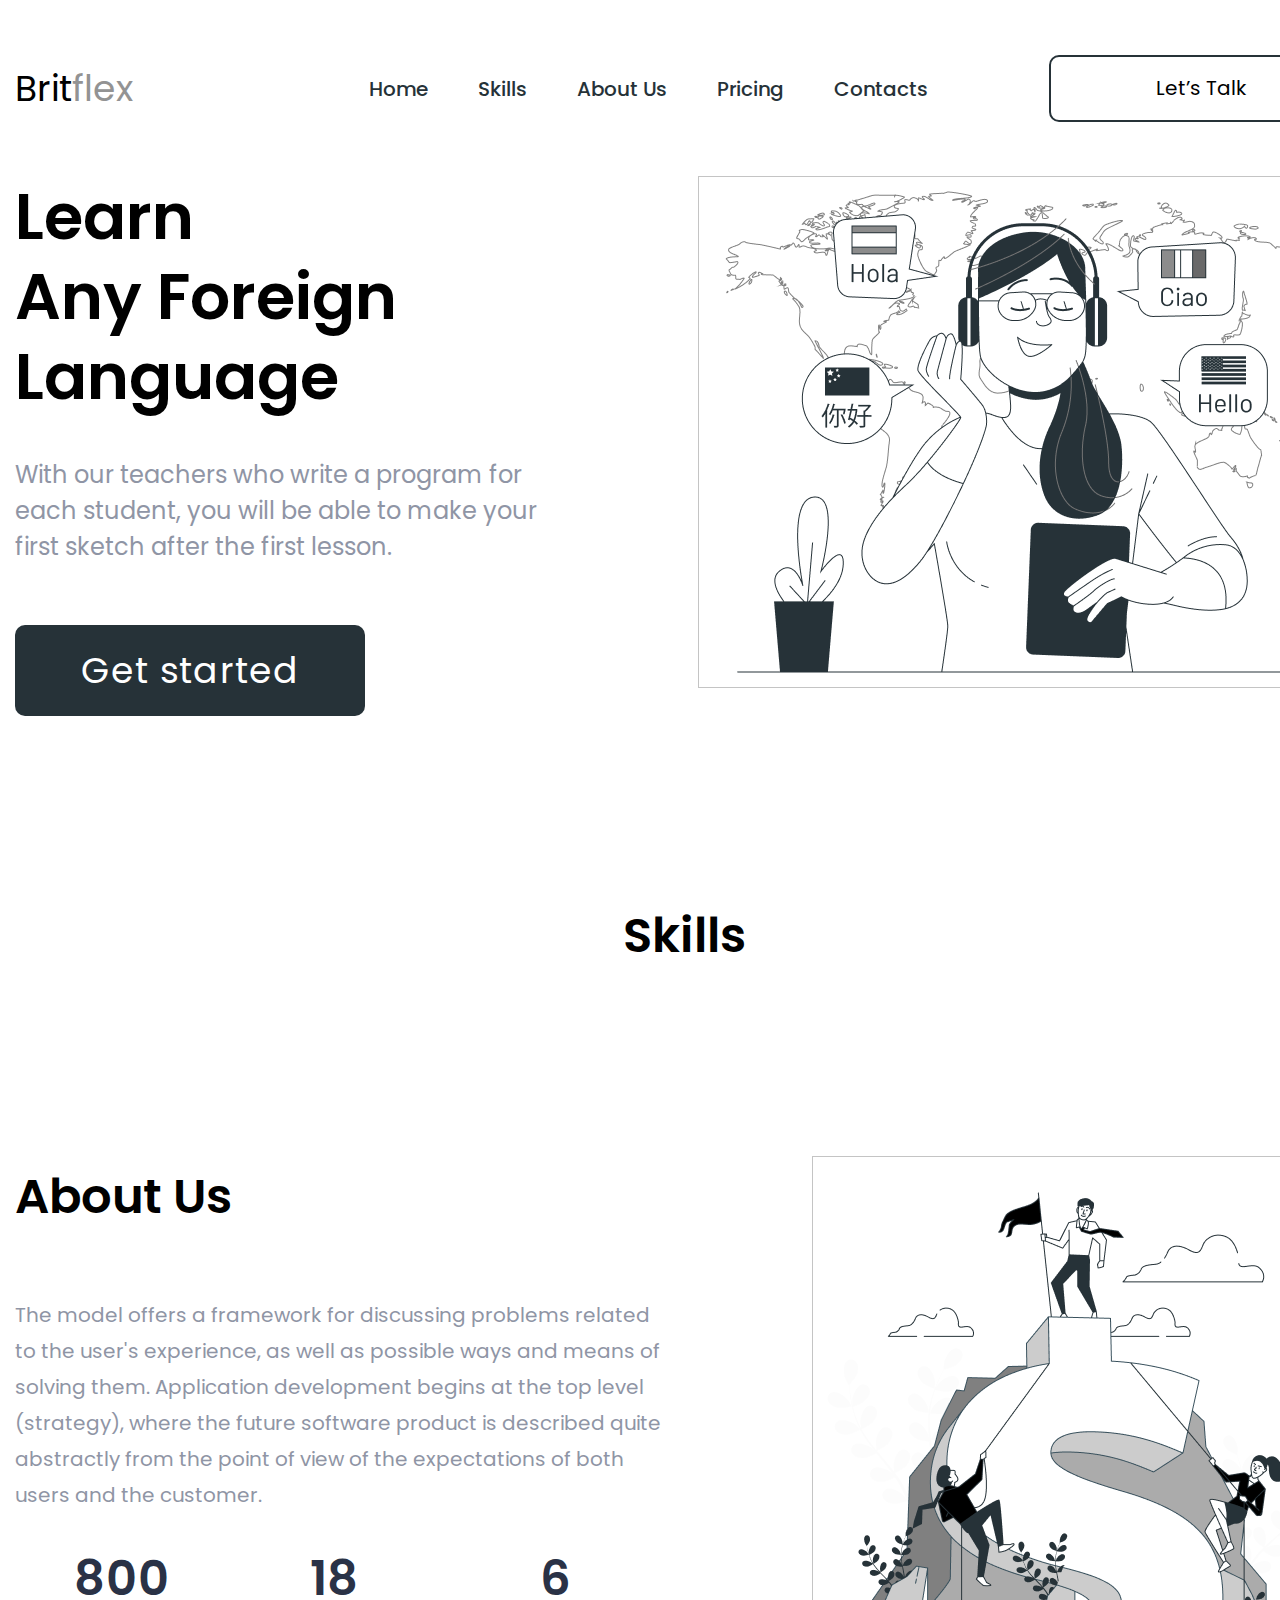
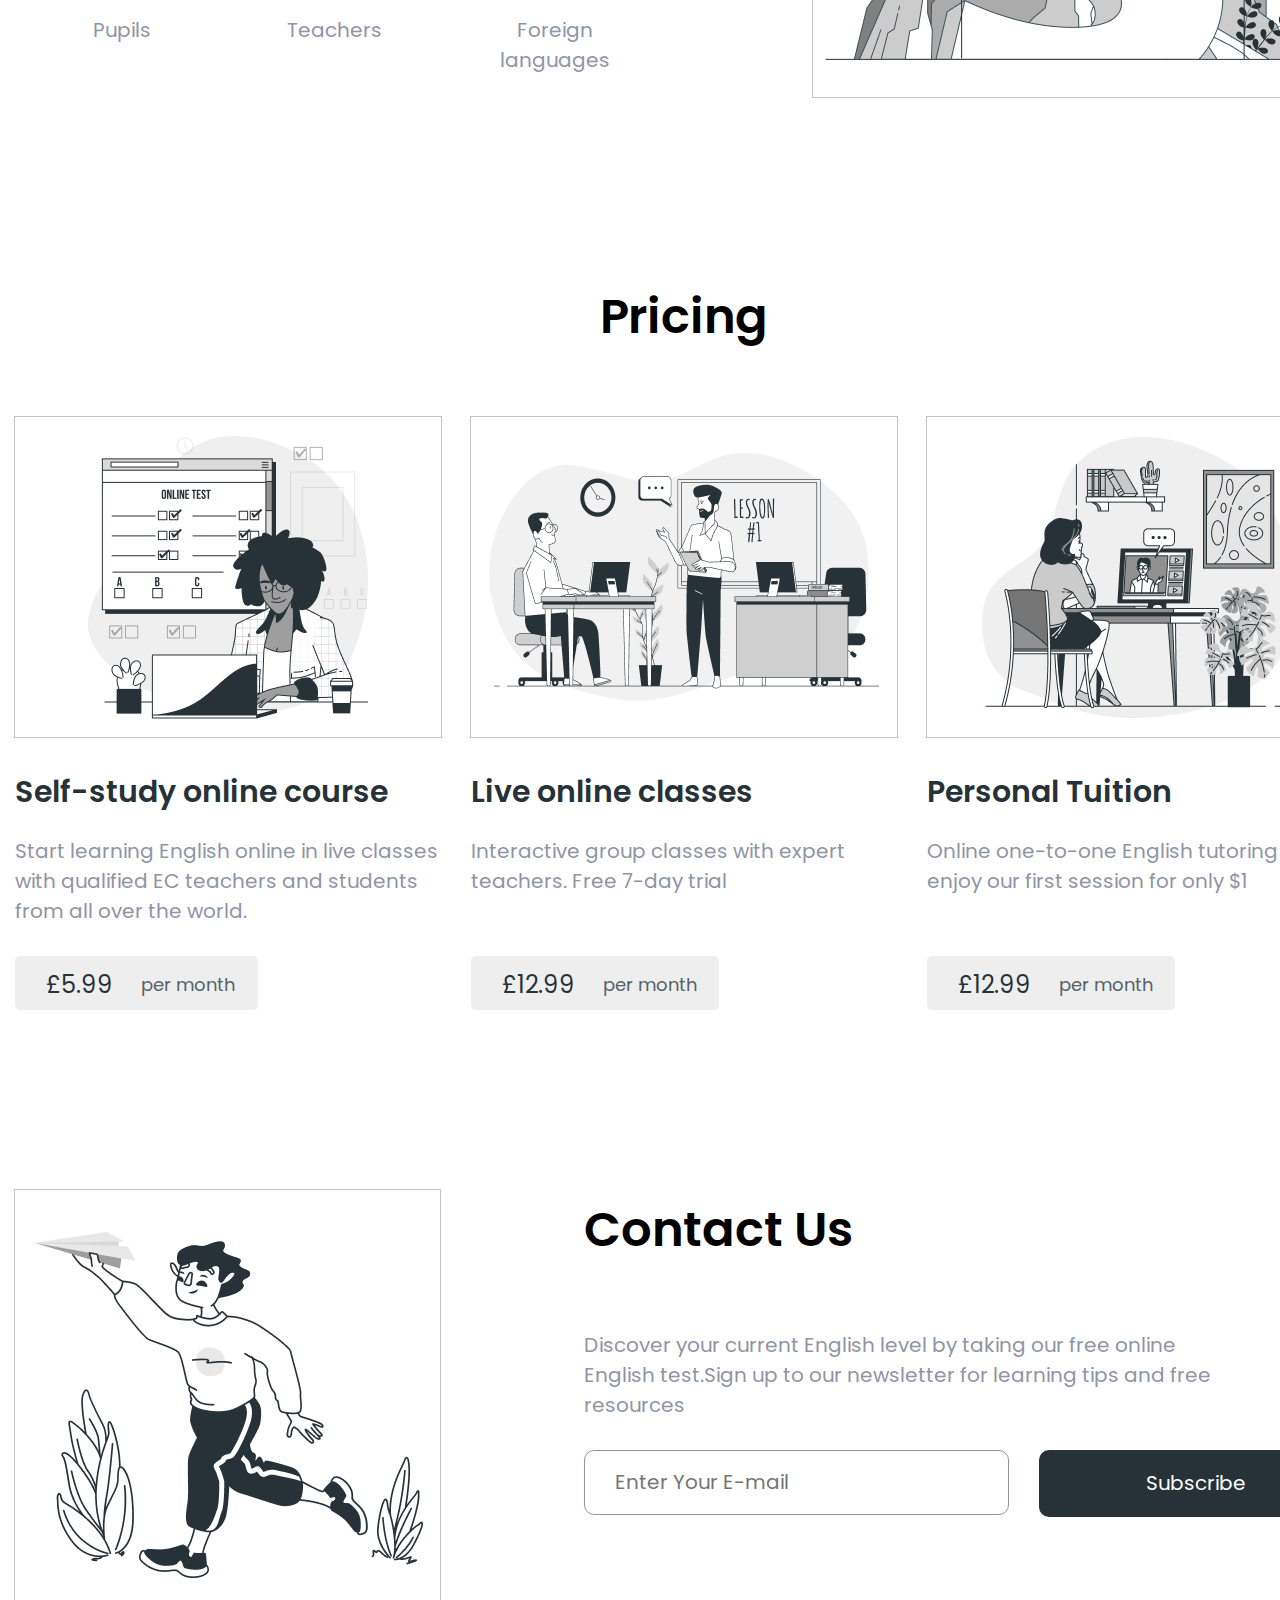
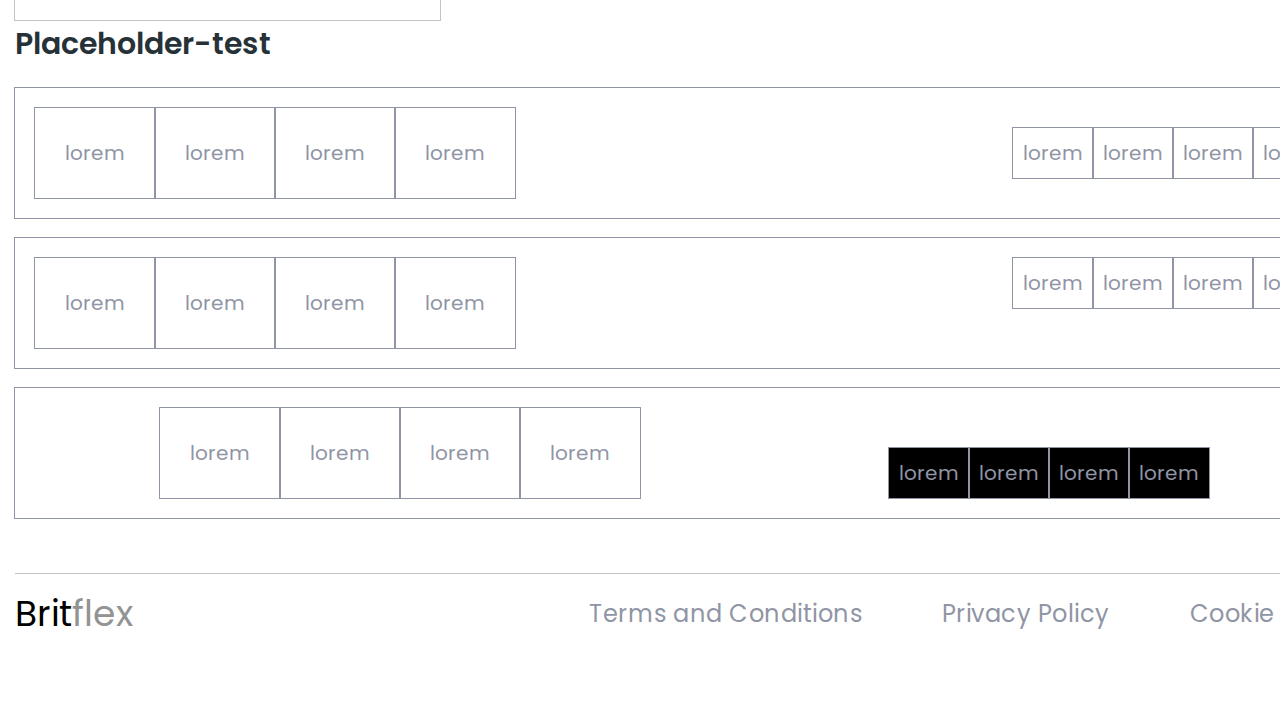
<file: index.html>
<!DOCTYPE html>
<html lang="en">
   <head>
      <meta charset="UTF-8" />
      <meta http-equiv="X-UA-Compatible" content="IE=edge" />
      <meta name="viewport" content="width=device-width, initial-scale=1.0" />
      <title>Britlex</title>

      <!-- Normalize -->
      <link
         rel="stylesheet"
         href="https://cdnjs.cloudflare.com/ajax/libs/modern-normalize/2.0.0/modern-normalize.min.css"
      />

      <link rel="preconnect" href="https://fonts.googleapis.com" />
      <link rel="preconnect" href="https://fonts.gstatic.com" crossorigin />
      <link
         href="https://fonts.googleapis.com/css2?family=Poppins:wght@400;500;600&family=Raleway:wght@700&family=Roboto:wght@400;500;700;900&display=swap"
         rel="stylesheet"
      />
      <!--  -->
      <link
         rel="stylesheet"
         href="https://cdnjs.cloudflare.com/ajax/libs/modern-normalize/1.1.0/modern-normalize.min.css"
         integrity="sha512-wpPYUAdjBVSE4KJnH1VR1HeZfpl1ub8YT/NKx4PuQ5NmX2tKuGu6U/JRp5y+Y8XG2tV+wKQpNHVUX03MfMFn9Q=="
         crossorigin="anonymous"
         referrerpolicy="no-referrer"
      />
      <!--  -->

      <link rel="stylesheet" href="./css/main.min.css" />
   </head>
   <body>
      <!-- header>a>span^ul>li*5>a^^button^^main+footer -->

      <!-- HEADER -->
      <header class="header section section--thin">
         <div class="container container--thin">
            <div class="header__box">
               <a class="logo link" href="./index.html"
                  >Brit<span class="logo__accent">flex</span>
               </a>
               <ul class="nav nav__list list">
                  <li class="nav__item">
                     <a class="nav__link link" href="#">Home</a>
                  </li>
                  <li class="nav__item">
                     <a class="nav__link link second" href="#skills">Skills</a>
                  </li>
                  <li class="nav__item">
                     <a class="nav__link link" href="#about-us">About Us</a>
                  </li>
                  <li class="nav__item">
                     <a class="nav__link link" href="#pricing">Pricing</a>
                  </li>
                  <li class="nav__item">
                     <a class="nav__link link" href="#contacts">Contacts</a>
                  </li>
               </ul>
               <button class="header__btn btn" type="button">Let’s Talk</button>
            </div>
         </div>
      </header>

      <!-- MAIN -->
      <main>
         <!-- HERO -->
         <section class="hero section">
            <div class="container hero-box">
               <div class="section__wrapper">
                  <div class="hero__descr section__item">
                     <h1 class="hero__title title">
                        Learn <br />
                        Any Foreign <br />
                        Language
                     </h1>
                     <p class="hero__txt">
                        With our teachers who write a program for each student,
                        you will be able to make your first sketch after the
                        first lesson.
                     </p>

                     <button class="hero__btn btn" type="button">
                        Get started
                     </button>
                  </div>
                  <div class="thumb hero__thumb section__item section__thumb">
                     <img
                        src="./images/hero-img.png"
                        alt="gerl"
                        width="654"
                        height="510"
                     />
                  </div>
               </div>
            </div>
         </section>

         <!-- SKILLS -->
         <section class="skills section" id="skills">
            <div class="container">
               <h2 class="skills__title title title--centered">Skills</h2>

               <!-- ALL_SKILLS -->

               <!-- <ul class="skills__list list">
                  <li class="skills__item speaking item">
                     <div class="skills__thumb speakings__thumb thumb">
                        <img
                           src="./images/skill-1.png"
                           alt="speaking"
                           width="390"
                           height="390"
                        />
                     </div>
                     <div class="speaking__dscr-box">
                        <h3 class="skills__subtitle subtitle">Speaking</h3>
                        <p class="skills__txt txt">
                           Improve your English skills and confidence. Live
                           classes and interactive lessons online. 20% extra
                           free for a limited time only
                        </p>
                        <p class="skills__txt txt">
                           Learn English online and improve your skills through
                           our high-quality courses and resources – all designed
                           for adult language learners.
                        </p>
                        <a href="" class="speaking__btn btn-link btn link"
                           >Learn more</a
                        >
                     </div>
                  </li>

                  <li class="skills__item writing item">
                     <div class="skills__thumb writing__thumb thumb">
                        <img
                           src="./images/skill-2.png"
                           alt="writing"
                           width="290"
                           height="255"
                        />
                     </div>
                     <div class="writing__dscr-box">
                        <h3 class="skills__subtitle subtitle">Writing</h3>
                        <p class="skills__txt txt">
                           One of the most important and extensive areas of
                           natural science, the science that studies substances,
                           also their composition
                        </p>
                        <a href="" class="writing__btn btn-link btn link"
                           >Learn more</a
                        >
                     </div>
                  </li>

                  <li class="skills__item reading item">
                     <div class="skills__thumb reading__thumb thumb">
                        <img
                           src="./images/skill-3.png"
                           alt="reading"
                           width="361"
                           height="247"
                        />
                     </div>
                     <div class="reading__dscr-box">
                        <h3 class="skills__subtitle subtitle">Reading</h3>
                        <p class="skills__txt txt">
                           perception and response actions of the user resulting
                           from the use and/or upcoming use of the product,
                           system or service
                        </p>
                        <a href="" class="reading__btn btn-link btn link"
                           >Learn more</a
                        >
                     </div>
                  </li>

                  <li class="skills__item listening item">
                     <div class="skills__thumb listening__thumb thumb">
                        <img
                           src="./images/skill-4.png"
                           alt="listening"
                           width="382"
                           height="255"
                        />
                     </div>
                     <div class="listening__dscr-box">
                        <h3 class="skills__subtitle subtitle">Listening</h3>
                        <p class="skills__txt txt">
                           Here you can find activities to practise your
                           listening skills. Listening will help you to improve
                           your understanding
                        </p>

                        <a href="" class="listening__btn btn-link btn link"
                           >Learn more</a
                        >
                     </div>
                  </li>
               </ul> -->

               <!--  -->
            </div>
         </section>

         <!-- About Us -->
         <section class="section about" id="about-us">
            <div class="container">
               <div class="section__wrapper">
                  <div class="section__item">
                     <h2 class="title about__title">About Us</h2>
                     <p class="about__txt section__txt">
                        The model offers a framework for discussing problems
                        related to the user's experience, as well as possible
                        ways and means of solving them. Application development
                        begins at the top level (strategy), where the future
                        software product is described quite abstractly from the
                        point of view of the expectations of both users and the
                        customer.
                     </p>
                     <ul class="about__list list">
                        <li class="about__item">
                           <p class="about__value">800</p>
                           <p class="data descr">Pupils</p>
                        </li>
                        <li class="about__item">
                           <p class="about__value">18</p>
                           <p class="descr">Teachers</p>
                        </li>
                        <li class="about__item">
                           <p class="about__value">6</p>
                           <p class="about__label descr">Foreign</p>
                           <p class="about__label descr">languages</p>
                        </li>
                     </ul>
                  </div>
                  <div class="section__thumb section__item">
                     <img
                        src="./images/about.png"
                        alt="about-us"
                        width="540"
                        height="540"
                     />
                  </div>
               </div>
            </div>
         </section>

         <!-- Pricing -->
         <section class="section pricing" id="pricing">
            <div class="container">
               <h2 class="pricing__title title title--centered">Pricing</h2>
               <ul class="pricing__list list">
                  <li class="pricing__item">
                     <div class="thumb pricing__thumb pricing__thumb--first">
                        <img
                           src="./images/pricing-1.png"
                           alt="Self-study online course"
                           width="426"
                           height="320"
                        />
                     </div>

                     <h3
                        class="subtitle pricing__subtitle pricing__subtitle--first"
                     >
                        Self-study online course
                     </h3>

                     <div class="pricing__descr">
                        <p class="pricing__txt txt">
                           Start learning English online in live classes with
                           qualified EC teachers and students from all over the
                           world.
                        </p>
                        <p class="pricing__counter price">
                           <span class="price__value">£5.99</span>
                           <span class="price__descr">per month</span>
                        </p>
                     </div>
                  </li>
                  <li class="pricing__item">
                     <div class="thumb pricing__thumb pricing__thumb--mid">
                        <img
                           src="./images/pricing-2.png"
                           alt="Live online classes"
                           width="426"
                           height="320"
                        />
                     </div>

                     <h3
                        class="subtitle pricing__subtitle pricing__subtitle--mid"
                     >
                        Live online classes
                     </h3>

                     <div class="pricing__descr">
                        <p class="pricing__txt txt">
                           Interactive group classes with expert teachers. Free
                           7-day trial
                        </p>
                        <p class="pricing__counter price">
                           <span class="price__value">£12.99</span>
                           <span class="price__descr">per month</span>
                        </p>
                     </div>
                  </li>
                  <li class="pricing__item">
                     <div class="thumb pricing__thumb pricing__thumb--last">
                        <img
                           src="./images/pricing-3.png"
                           alt="Personal Tuition"
                           title="image"
                           width="426"
                           height="320"
                        />
                     </div>

                     <h3
                        class="subtitle pricing__subtitle pricing__subtitle--last"
                     >
                        Personal Tuition
                     </h3>

                     <div class="pricing__descr">
                        <p class="pricing__txt txt">
                           Online one-to-one English tutoring – enjoy our first
                           session for only $1
                        </p>
                        <p class="pricing__counter price">
                           <span class="price__value">£12.99</span>
                           <span class="price__descr">per month</span>
                        </p>
                     </div>
                  </li>
               </ul>
            </div>
         </section>

         <!-- ===== Contact Us ===== -->
         <section class="section contact" id="contacts">
            <div class="container container--thin">
               <div class="section__wrapper">
                  <div class="section__item section__thumb">
                     <img
                        src="./images/contact.png"
                        width="425"
                        height="430"
                        alt="contact-us"
                     />
                  </div>
                  <div class="section__item">
                     <h2 class="contact__title title">Contact Us</h2>
                     <p class="contact__txt section__txt txt">
                        Discover your current English level by taking our free
                        online English test.Sign up to our newsletter for
                        learning tips and free resources
                     </p>
                     <form action="#" class="contact__form subscribe">
                        <label class="subscribe__label"
                           ><input
                              class="subscribe__input"
                              type="text"
                              placeholder="Enter Your E-mail"
                           />
                        </label>

                        <button
                           class="btn subscribe__btn btn--dark"
                           type="submit"
                        >
                           Subscribe
                        </button>
                     </form>
                  </div>
               </div>
            </div>
         </section>
      </main>

      <div class="container container--thin">
         <h3 class="subtitle placeholder-title">Placeholder-test</h3>
         <div class="test">
            <ul class="test__list-one list-one">
               <li class="list-one__item">lorem</li>
               <li class="list-one__item">lorem</li>
               <li class="list-one__item">lorem</li>
               <li class="list-one__item">lorem</li>
            </ul>

            <ul class="test__list-two list-two">
               <li class="list-two__item">lorem</li>
               <li class="list-two__item">lorem</li>
               <li class="list-two__item">lorem</li>
               <li class="list-two__item">lorem</li>
            </ul>
         </div>

         <div class="test test-midl">
            <ul class="test-last__list-one list-one">
               <li class="list-one__item">lorem</li>
               <li class="list-one__item">lorem</li>
               <li class="list-one__item">lorem</li>
               <li class="list-one__item">lorem</li>
            </ul>

            <ul class="test-last__list-two list-two">
               <li class="list-two__item">lorem</li>
               <li class="list-two__item">lorem</li>
               <li class="list-two__item">lorem</li>
               <li class="list-two__item">lorem</li>
            </ul>
         </div>

         <div class="test test-last">
            <ul class="test-last__list-one list-one">
               <li class="list-one__item">lorem</li>
               <li class="list-one__item">lorem</li>
               <li class="list-one__item">lorem</li>
               <li class="list-one__item">lorem</li>
            </ul>

            <ul class="test-last__list-two list-two">
               <li class="list-two__item">lorem</li>
               <li class="list-two__item">lorem</li>
               <li class="list-two__item">lorem</li>
               <li class="list-two__item">lorem</li>
            </ul>
         </div>
      </div>

      <!-- FOOTER -->
      <footer class="section footer">
         <div class="container container--thin">
            <div class="footter__wrapper">
               <a class="logo footer__logo link" href="./index.html"
                  >Brit<span class="logo__accent">flex</span>
               </a>

               <ul class="service service-list list">
                  <li class="service__item">
                     <a class="service__link link" href="#"
                        >Terms and Conditions</a
                     >
                  </li>

                  <li class="service__item">
                     <a class="service__link link" href="#">Privacy Policy</a>
                  </li>

                  <li class="service__item">
                     <a class="service__link link" href="#">Cookie Policy</a>
                  </li>
               </ul>
            </div>
         </div>
      </footer>
   </body>
</html>
</file>
<file: css/main.min.css>
.service__link,.nav__link,.button,.btn{-webkit-transition:all 300ms cubic-bezier(0.175, 0.885, 0.32, 1.275);transition:all 300ms cubic-bezier(0.175, 0.885, 0.32, 1.275)}.pricing__counter,.nav,.header__box{display:-webkit-box;display:-ms-flexbox;display:flex;-webkit-box-align:center;-ms-flex-align:center;align-items:center}.test{display:-webkit-box;display:-ms-flexbox;display:flex;-webkit-box-pack:justify;-ms-flex-pack:justify;justify-content:space-between;-webkit-box-align:center;-ms-flex-align:center;align-items:center}body{font-family:"Poppins",sans-serif;font-weight:400;font-size:20px;line-height:1.5;color:var(--first-color);background-color:var(--bg-color)}h1,h2,h3,h4,h5,h6,p{margin:0}ul,ol{margin:0;padding:0;list-style:none}img{display:block;max-width:100%;outline:1px solid #c4c4c4}.link{text-decoration:none}button{margin:0;padding:0;border-color:rgba(0,0,0,0);cursor:pointer}body{font-family:"Poppins",sans-serif;font-weight:400;font-size:20px;line-height:1.5;color:#8f95a5;background-color:#fff}.header,.footer{padding-top:55px;padding-bottom:55px}.container{width:1368px;margin-left:auto;margin-right:auto;padding-left:15px;padding-right:15px;padding-bottom:180px;background-color:#fff}.container--thin{padding-bottom:0}.section__wrapper{display:-webkit-box;display:-ms-flexbox;display:flex;-webkit-box-pack:justify;-ms-flex-pack:justify;justify-content:space-between}.section__thumb{-ms-flex-negative:0;flex-shrink:0}.section__item+.section__item{margin-left:144px}.section__txt{margin-top:60px}.button,.btn{display:inline-block;border-radius:10px;cursor:pointer}.button:hover,.button:focus,.btn:hover,.btn:focus{background-color:tomato;color:#fff;border-color:rgba(0,0,0,0)}.btn--dark{color:#fff;background-color:#263238}.pretitle,.subtitle{font-size:30px;color:#263238;font-weight:600;line-height:1.6}.title--centered{text-align:center}.title{font-size:48px;font-weight:600;line-height:1.67;color:#000}.logo{font-size:36px;color:#000}.logo__accent{color:#939393}.nav{margin-left:236px}.nav__item+.nav__item{margin-left:50px}.nav__link{display:block;padding-top:18px;padding-bottom:18px;font-weight:500;color:#263238}.nav__link:hover,.nav__link:focus{color:tomato}.header__btn{margin-left:121px;padding:20px 56px;-webkit-box-flex:1;-ms-flex-positive:1;flex-grow:1;background-color:#fff;border:2px solid #263238}.hero__title{font-size:64px;font-weight:600;line-height:1.25}.hero__txt{margin-top:40px;font-size:24px}.hero__btn{margin-top:60px;padding:23px 64px;font-size:36px;letter-spacing:1.08px;color:#fff;background-color:#263238}.about__list{margin-top:30px;display:-webkit-box;display:-ms-flexbox;display:flex;-ms-flex-pack:distribute;justify-content:space-around}.about__item{text-align:center}.about__txt{line-height:1.8}.about__value{color:#2a3246;font-size:48px;font-weight:600}.pricing__list{display:-webkit-box;display:-ms-flexbox;display:flex;gap:30px;margin-top:60px}.pricing__item{display:-webkit-box;display:-ms-flexbox;display:flex;-webkit-box-orient:vertical;-webkit-box-direction:normal;-ms-flex-direction:column;flex-direction:column;-ms-flex-preferred-size:calc((100% - 60px)/3);flex-basis:calc((100% - 60px)/3)}.pricing__descr{display:-webkit-box;display:-ms-flexbox;display:flex;-webkit-box-orient:vertical;-webkit-box-direction:normal;-ms-flex-direction:column;flex-direction:column;-webkit-box-pack:justify;-ms-flex-pack:justify;justify-content:space-between;-webkit-box-align:start;-ms-flex-align:start;align-items:flex-start;-webkit-box-flex:1;-ms-flex-positive:1;flex-grow:1}.pricing__subtitle{padding-top:31px;-ms-flex-item-align:start;align-self:flex-start}.pricing__txt{margin-top:20px;padding-bottom:30px}.pricing__counter{padding-left:31px;padding-top:11px;padding-right:22.5px;padding-bottom:7px;font-size:24px;color:#263238;border-radius:5px;background-color:#eee}.price__descr{margin-left:28px;color:#546269;font-size:18px}.contact__txt{padding-right:114px}.subscribe{display:-webkit-box;display:-ms-flexbox;display:flex;-webkit-box-pack:justify;-ms-flex-pack:justify;justify-content:space-between;padding-top:30px}.subscribe__input{border:1px solid #8f95a5;border-radius:10px;width:425px;padding:20px 30px}.subscribe__btn{padding:20px 56px;-webkit-box-flex:2;-ms-flex-positive:2;flex-grow:2;margin-left:30px}.footter__wrapper{display:-webkit-box;display:-ms-flexbox;display:flex;-webkit-box-align:center;-ms-flex-align:center;align-items:center;border-top:1px solid #c4c4c4}.service-list{display:-webkit-box;display:-ms-flexbox;display:flex;margin-left:auto}.service__item+.service__item{margin-left:80px}.service__link{display:inline-block;padding-top:22px;padding-bottom:22px;color:inherit;font-size:24px;letter-spacing:.48px}.service__link:focus,.service__link:hover{color:tomato}.test{margin-top:20px;padding:20px;outline:1px solid;display:-webkit-box;display:-ms-flexbox;display:flex;-webkit-box-pack:justify;-ms-flex-pack:justify;justify-content:space-between;-webkit-box-align:center;-ms-flex-align:center;align-items:center}.test-midl{padding:20px;outline:1px solid;display:-webkit-box;display:-ms-flexbox;display:flex;-webkit-box-pack:justify;-ms-flex-pack:justify;justify-content:space-between;-webkit-box-align:start;-ms-flex-align:start;align-items:flex-start}.test-last{padding:20px;outline:1px solid;display:-webkit-box;display:-ms-flexbox;display:flex;-ms-flex-pack:distribute;justify-content:space-around;-webkit-box-align:end;-ms-flex-align:end;align-items:flex-end}.test-last .list-two{padding:0;margin:0;outline:none;background-color:#000}.test__list-one,.list-one{display:-webkit-box;display:-ms-flexbox;display:flex}.test__list-two,.list-two{display:-webkit-box;display:-ms-flexbox;display:flex}.list-one__item{padding:30px;outline:1px solid}.list-two__item{padding:10px;outline:1px solid}/*# sourceMappingURL=main.min.css.map */
</file>
